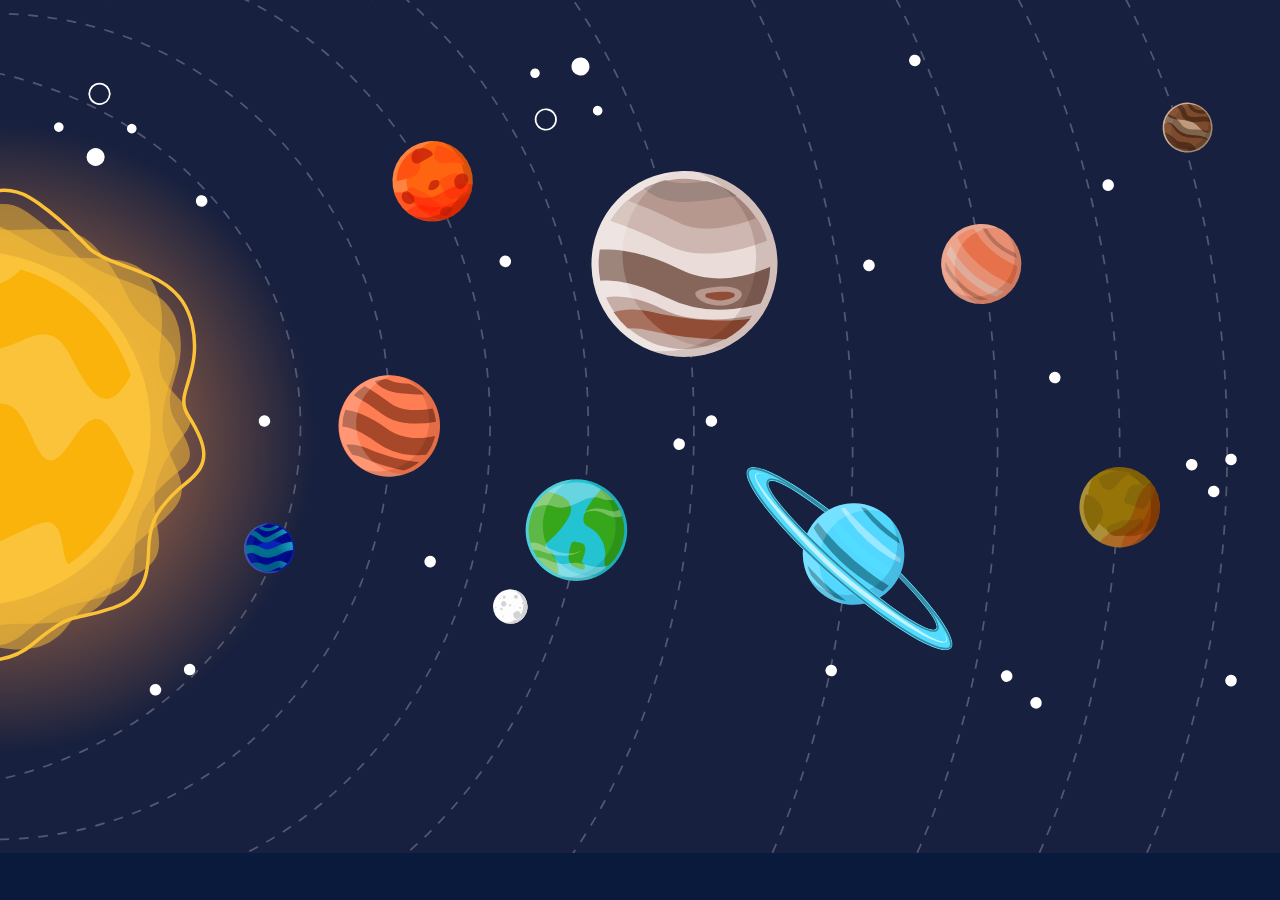
<file: index.html>
<!DOCTYPE html>
<html lang="en">
<head>
    <meta charset="UTF-8">
    <meta http-equiv="X-UA-Compatible" content="IE=edge">
    <meta name="viewport" content="width=device-width, initial-scale=1.0">
    <link rel="stylesheet" href="styles.css">
    <title>Scroll?</title>
</head>
<body onwheel="mouseScrolled(event)">
    <div id="scrollContainer">
        <img id=solar_system src="solar_system.svg" alt="Solar System">
        <a href='https://www.freepik.com/vectors/infographic'>Infographic vector created by freepik - www.freepik.com</a>
    </div>
</body>

<!-- Animation class sequencing -->
<script>
    var animationSequenceState = 0;
    var pageAnimationCount = 0;
    var maxCount = 8;
    var animating = false;

    // element to be animated
    var image = document.getElementById("solar_system");
    // classnames for animation 1
    var animation1Class = "state1Animation";
    var animation1ClassRev = "state1AnimationRevefqwefwefwefwefew";
    // classnames for animation 2
    var animation2Class = "state2Animation";
    var animation2ClassRev = "state2AnimationRev";
    // classnames for animation 3
    var animation3Class = "";
    var animation3ClassRev = "";

    
    function animationHandler(direction) {
        console.log(direction);
        switch(animationSequenceState) {
            case 0: //Decite animate direction
                if(direction == "Forward") {
                    if(pageAnimationCount < maxCount) {
                        pageAnimationCount ++;
                        console.log(pageAnimationCount);
                        animating = true;
                        animationSequenceState = pageAnimationCount;
                        animationHandler(direction);
                    }
                } else if(direction == "Backward") {
                    if(pageAnimationCount > 0) {
                        console.log(pageAnimationCount);
                        animating = true;
                        animationSequenceState = pageAnimationCount;
                        animationHandler(direction);
                    }
                }
                break;
            case 1://First animation state
                if(animating) {
                    if(direction == "Forward") {
                        // Adds forward animation if not present
                        if(!image.classList.contains(animation1Class)) {
                            console.log("Ani1 Forward added");
                            image.classList.add(animation1Class);
                        }
                        // Removes reverse animation if present
                        if(image.classList.contains(animation1ClassRev)) {
                            console.log("Ani1 Reverse removed");
                            image.classList.remove(animation1ClassRev);
                        }
                    } else if(direction == "Backward") {
                        // Adds reverse animation if not present
                        if(!image.classList.contains(animation1ClassRev)) {
                            console.log("Ani1 Reverse added");
                            image.classList.add(animation1ClassRev);
                            // pageAnimationCount = 0;
                        }
                        // Removes forward animation if present
                        if(image.classList.contains(animation1ClassRev)) {
                            console.log("Ani1 Forward removed");
                            image.classList.remove(animation1ClassRev);
                        }
                    }
                } else {
                    animationSequenceState = 0;
                    console.log(animationSequenceState);
                }
                break;
            case 2://Second animation state
                if(animating) {
                    if(direction == "Forward") {
                        // Adds forward animation if not present
                        if(!image.classList.contains(animation2Class)) {
                            console.log("Ani2 Forward added");
                            image.classList.add(animation2Class);
                        }
                        // Removes reverse animation if present
                        if(image.classList.contains(animation2ClassRev)) {
                            console.log("Ani2 Reverse removed");
                            image.classList.remove(animation2ClassRev);
                        }
                    } else if(direction == "Backward") {
                        // Adds reverse animation if not present
                        if(!image.classList.contains(animation2ClassRev)) {
                            console.log("Ani2 Reverse added");
                            image.classList.add(animation2ClassRev);
                            pageAnimationCount = 1;
                        }
                        // Removes forward animation if present
                        if(image.classList.contains(animation2ClassRev)) {
                            console.log("Ani2 Forward removed");
                            image.classList.remove(animation2ClassRev);
                        }
                    }
                } else {
                    animationSequenceState = 0;
                    console.log(animationSequenceState);
                }
                break;
        }
    }
</script>

<!-- Function for animation end event listener -->
<script>
    function animationOver() {
        console.log("animation ended");
        animating = false;
        animationHandler("Null");
    
    }
    document.getElementById("solar_system").addEventListener("webkitAnimationEnd", animationOver);
    document.getElementById("solar_system").addEventListener("animationend", animationOver);
</script>



<!-- Detect swipe on touchscreen devices without cursor -->
<script src="https://hammerjs.github.io/dist/hammer.js"></script>
<script>
    // Div that holds scrollable content, takes up full window
    var container = document.getElementById("scrollContainer");
    // Creates new instance of Hammer object to listen for swipe events
    var swipeListener = new Hammer(container);
    //Blocks vertical scrolling on touch-device while over the element
    swipeListener.get('pan').set({direction: Hammer.DIRECTION_ALL});

    swipeListener.on("panup pandown", function(event) {
        //Grabs CSS variable value for cursor (either none or pointer)
        var cursor = getComputedStyle(document.querySelector(":root")).getPropertyValue('--pointer');
        if (cursor == 0) {//0 = No Mouse
            if(event.type == "panup") {
                // console.log("Panup");
                animationHandler("Forward");
            } else if(event.type == "pandown") {
                // console.log("Pandown");
                animationHandler("Backward");
            }
        }
    });
</script>

<!-- Detect scroll on devices with cursor -->
<script>
    function mouseScrolled(wheelValue) {
        var cursor = getComputedStyle(document.querySelector(":root")).getPropertyValue('--pointer');
        if (cursor == 1) {
            if(wheelValue.deltaY < 0) {
                // console.log("MWUP");
                animationHandler("Backward");
            } else if(wheelValue.deltaY > 0) {
                // console.log("MWDN");
                animationHandler("Forward");
            }
        }
    }
</script>

</html>
</file>
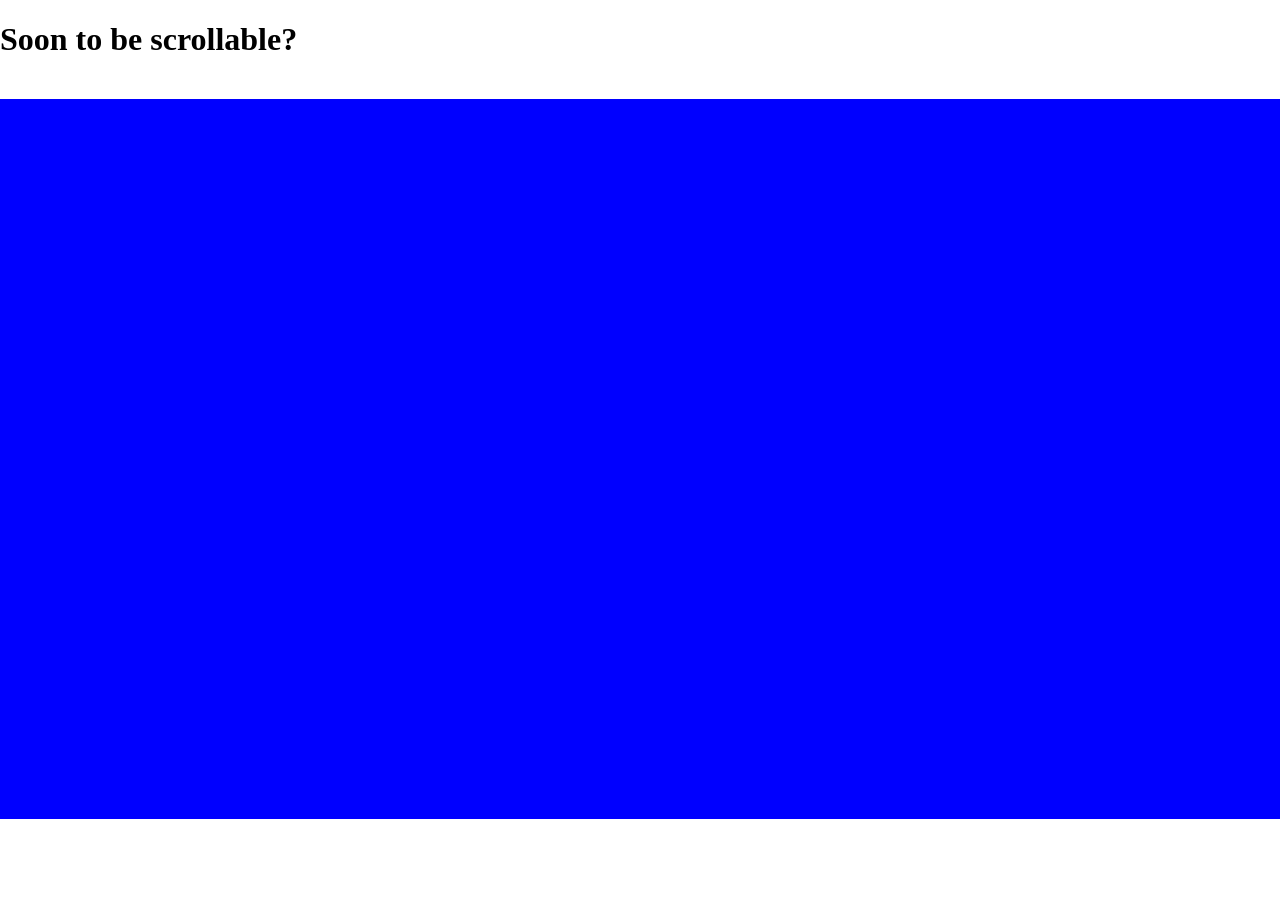
<file: index_test.html>
<!DOCTYPE html>
<html lang="en">
<head>
    <meta charset="UTF-8">
    <meta http-equiv="X-UA-Compatible" content="IE=edge">
    <meta name="viewport" content="width=device-width, initial-scale=1.0">
    <link rel="stylesheet" href="styles_test.css">
    <title>Scroll Test</title>
</head>
<!-- onclick="debug()" -->
<body onwheel="scrollDetected(event)">
    <h1 id="heading">Soon to be scrollable?</h1>
    
    <div id="myElement">
        <h1 id="scrollValue"></h1>
    </div>
</body>

<script src="https://hammerjs.github.io/dist/hammer.js"></script>

<!-- Swipe detection -->
<script>
    var myElement = document.getElementById('myElement');

    // create a simple instance
    // by default, it only adds horizontal recognizers
    var mc = new Hammer(myElement);

    // let the pan gesture support all directions.
    // this will block the vertical scrolling on a touch-device while on the element
    mc.get('pan').set({ direction: Hammer.DIRECTION_ALL });

    // listen to events...
    mc.on("panup pandown tap press", function(ev) {
        myElement.textContent = ev.type +" gesture detected.";
        if(ev.type == "panup") {
            debug("swipe", "panup [scroll down]");
        } else if(ev.type == "pandown") {
            debug("swipe", "pandown  [scroll up]");
        }
    });
</script>

<!-- Scroll detection -->
<script>
    function scrollDetected(event) {
        var scrollValue = event.deltaY;
        debug("scroll", scrollValue);
    }
</script>

<!-- Debug called when swipe or scroll is detected -->
<script>
    function debug(type, direction) {
        var value = getComputedStyle(document.querySelector(":root")).getPropertyValue('--pointer');
        if(type == "swipe") {
            console.log(value + ", " + direction);
        }
        if(type == "scroll") {
            console.log(value + " pointer, value=" + direction);
            document.getElementById("scrollValue").innerHTML = Math.round(direction);
        }

    }
</script>


</html>
</file>
<file: styles.css>
:root {
    --pointer: 0;/* 0 = No Mouse */
}
@media (any-pointer: fine) {
    :root {
        --pointer: 1;/* 1 = Mouse */
    }
}
body, html {
    padding: 0;
    margin: 0;
    overflow: hidden;
}
#scrollContainer {
    width: 100vw;
    height: 100vh;
    background-color: #0A1A3C;
}
#solar_system {
    position: absolute;
    width: 100vw;
    height: auto;
    transform: scale(1);
    top: 0%;
    left: 0%;
    /* transform: scale(4) translate(205px, -95px); */
}
@media (orientation: portrait) {
    #solar_system {
        width: auto;
        height: 100vh;
    }
}


.state1Animation {
    animation-name: ani1;
    animation-duration: 2s;
    animation-fill-mode: both;

}
.state1AnimationRev {
    animation-name: ani1Rev;
    animation-duration: 2s;
    animation-fill-mode: both;
    animation-direction: reverse;
}
@keyframes ani1 {
    0%{transform: scale(1); top:0; left:0;}
    100%{transform: scale(4); top: -80%; left: 115%;}
}
@keyframes ani1Rev {
    0%{transform: scale(4); top: -80%; left: 115%;}
    100%{transform: scale(1); top:0; left:0;}
}

.state2Animation {
    animation-name: ani2;
    animation-duration: 1.5s;
    animation-fill-mode: both;
}
.state2AnimationRev {
    animation-name: ani2;
    animation-duration: 1.5s;
    animation-fill-mode: both;
    animation-direction: reverse;
}
@keyframes ani2 {
    0%{transform: scale(4); top: -80%; left: 115%;}
    100%{transform: scale(3); top: -7%; left: 60%;}
}
</file>
<file: styles_test.css>
:root {
    --pointer: "none";
}

body, html {
    padding: 0;
    margin: 0;
}
#myElement {
    width: 100vw;
    height: 80vh;
    background-color: gray;
    text-align: center;
    font: 30px/300px Helvetica, Arial, sans-serif;
}
@media (any-pointer: fine) {
    :root {
        --pointer: "mouse";
    }
    #myElement {
        background-color: blue;
    }
}
</file>
